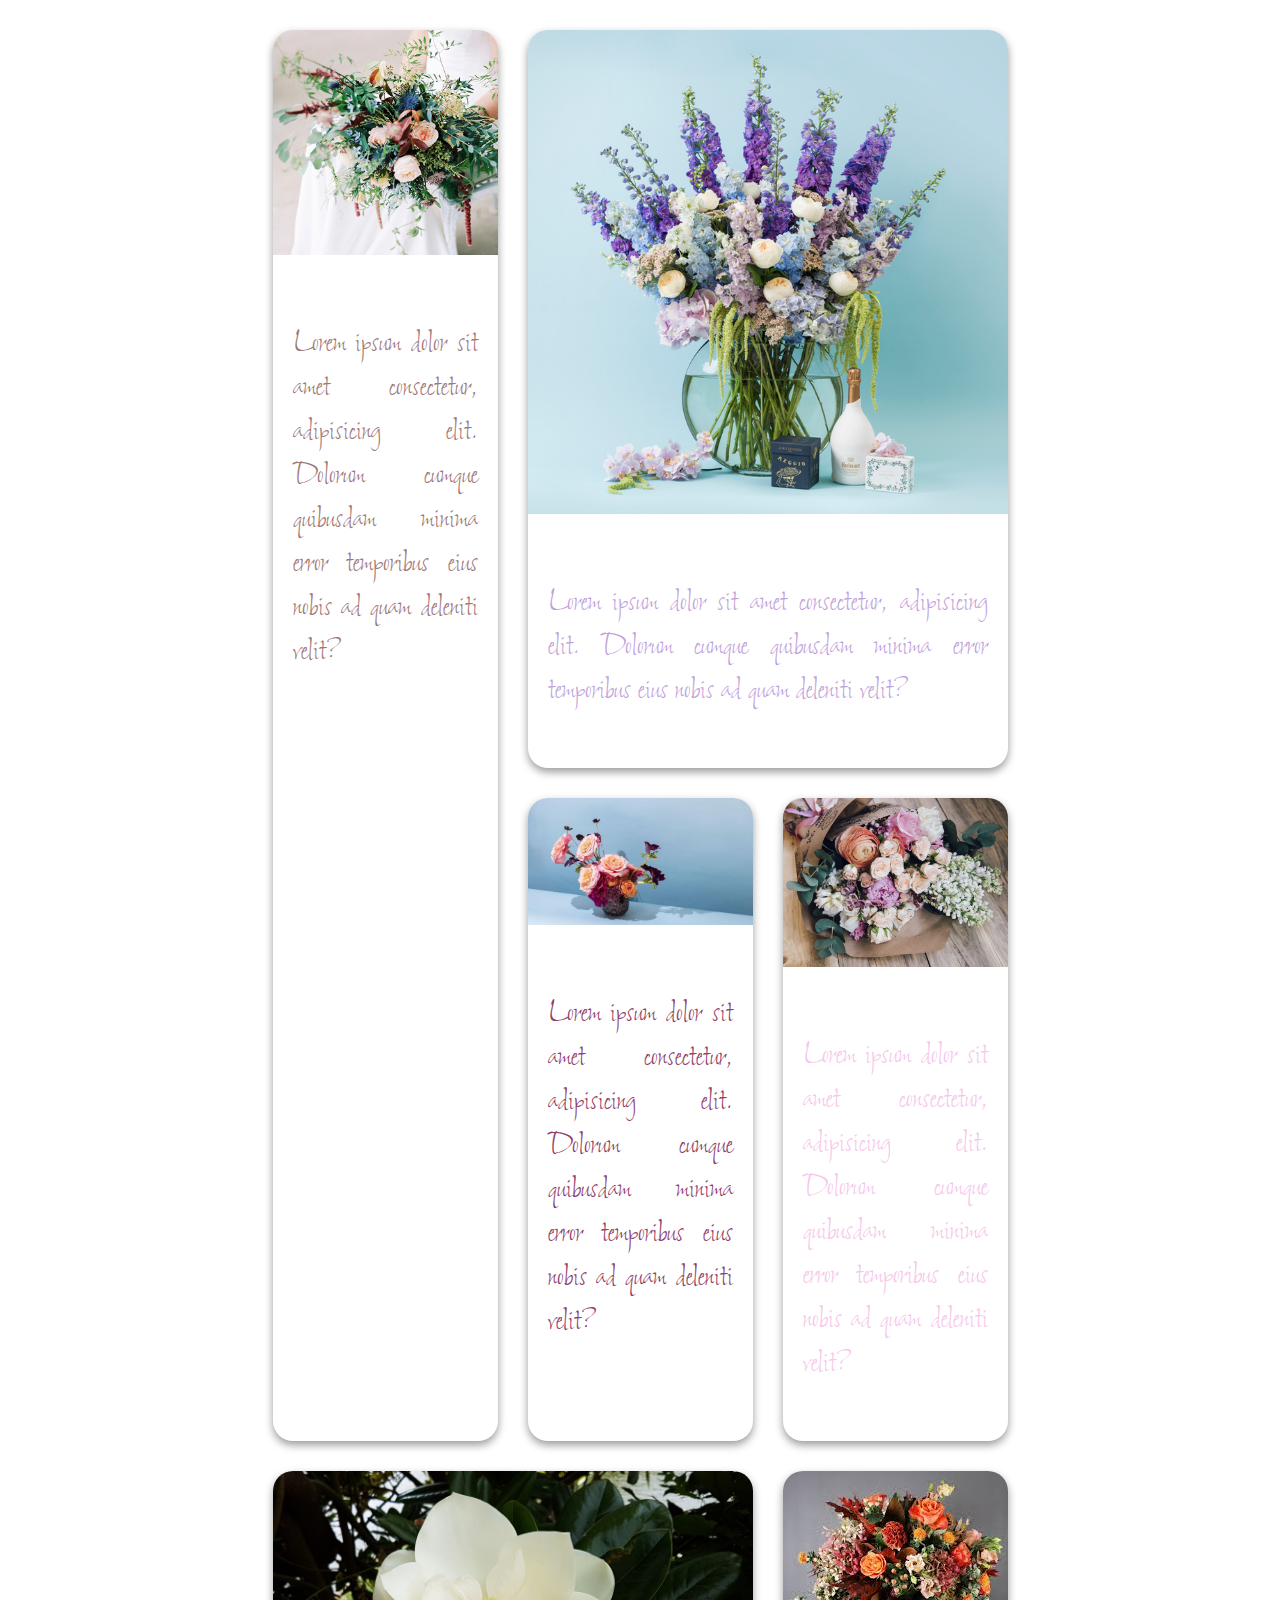
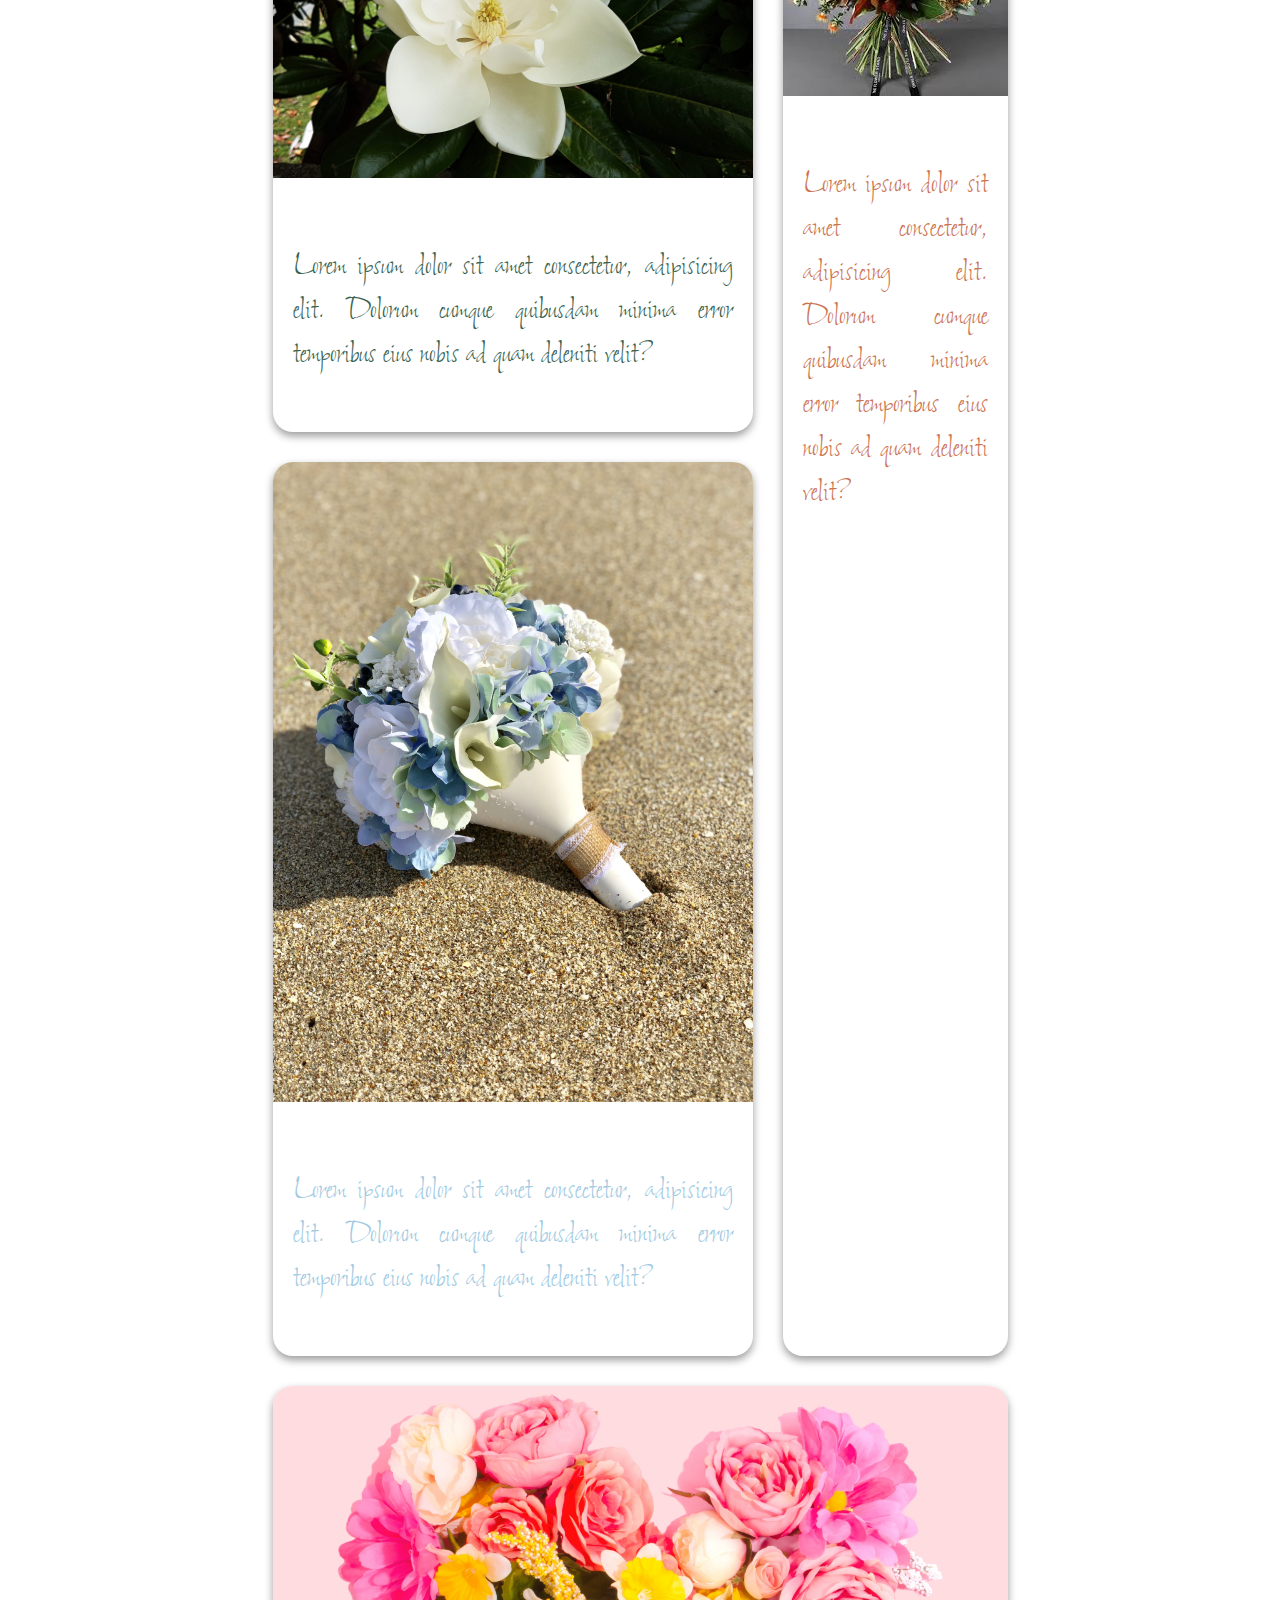
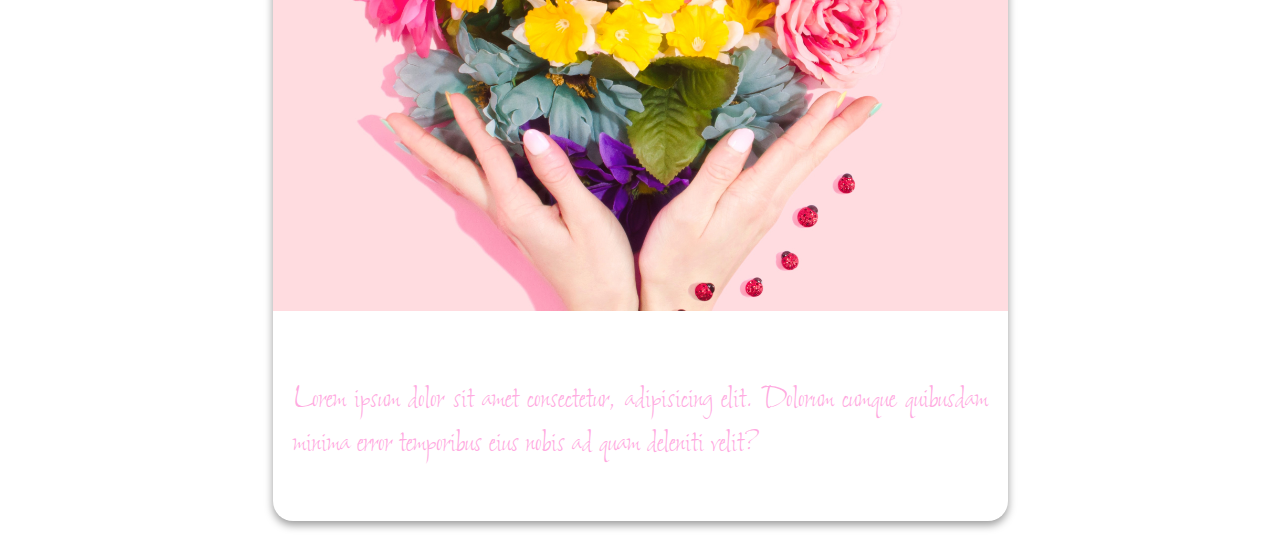
<file: index.html>
<!DOCTYPE html>
<html lang="en">

<head>
    <meta charset="UTF-8">
    <meta http-equiv="X-UA-Compatible" content="IE=edge">
    <meta name="viewport" content="width=device-width, initial-scale=1.0">
    <title>Homework</title>
    <link rel="stylesheet" href="style.css">
    <link rel="preconnect" href="https://fonts.googleapis.com">
    <link rel="preconnect" href="https://fonts.gstatic.com" crossorigin>
    <link href="https://fonts.googleapis.com/css2?family=Shalimar&display=swap" rel="stylesheet">
</head>

<body>
    <div class="container">
        <div class="grid-box grid-box-1">
            <img src="./images/flw1.jpg" alt="" class="img-flw">
            <p class="description" id="description-1">
                Lorem ipsum dolor sit amet consectetur, adipisicing elit. Dolorum cumque quibusdam minima error
                temporibus eius nobis ad quam deleniti velit?
            </p>
        </div>
        <div class="grid-box grid-box-2">
            <img src="./images/flw2.jpeg" alt="" class="img-flw">
            <p class="description" id="description-2">
                Lorem ipsum dolor sit amet consectetur, adipisicing elit. Dolorum cumque quibusdam minima error
                temporibus eius nobis ad quam deleniti velit?
            </p>
        </div>
        <div class="grid-box grid-box-3">
            <img src="./images/flw3.jpeg" alt="" class="img-flw">
            <p class="description" id="description-3">
                Lorem ipsum dolor sit amet consectetur, adipisicing elit. Dolorum cumque quibusdam minima error
                temporibus eius nobis ad quam deleniti velit?
            </p>
        </div>
        <div class="grid-box grid-box-4">
            <img src="./images/flw4.jpeg" alt="" class="img-flw">
            <p class="description" id="description-4">
                Lorem ipsum dolor sit amet consectetur, adipisicing elit. Dolorum cumque quibusdam minima error
                temporibus eius nobis ad quam deleniti velit?
            </p>
        </div>
        <div class="grid-box grid-box-5">
            <img src="./images/flw5.jpeg" alt="" class="img-flw">
            <p class="description" id="description-5">
                Lorem ipsum dolor sit amet consectetur, adipisicing elit. Dolorum cumque quibusdam minima error
                temporibus eius nobis ad quam deleniti velit?
            </p>
        </div>
        <div class="grid-box grid-box-6">
            <img src="./images/flw6.jpeg" alt="" class="img-flw">
            <p class="description" id="description-6">
                Lorem ipsum dolor sit amet consectetur, adipisicing elit. Dolorum cumque quibusdam minima error
                temporibus eius nobis ad quam deleniti velit?
            </p>
        </div>
        <div class="grid-box grid-box-7">
            <img src="./images/flw7.jpeg" alt="" class="img-flw">
            <p class="description" id="description-7">
                Lorem ipsum dolor sit amet consectetur, adipisicing elit. Dolorum cumque quibusdam minima error
                temporibus eius nobis ad quam deleniti velit?
            </p>
        </div>
        <div class="grid-box grid-box-8">
            <img src="./images/flw8.jpeg" alt="" class="img-flw">
            <p class="description" id="description-8">
                Lorem ipsum dolor sit amet consectetur, adipisicing elit. Dolorum cumque quibusdam minima error
                temporibus eius nobis ad quam deleniti velit?
            </p>
        </div>
    </div>
</body>

</html>
</file>
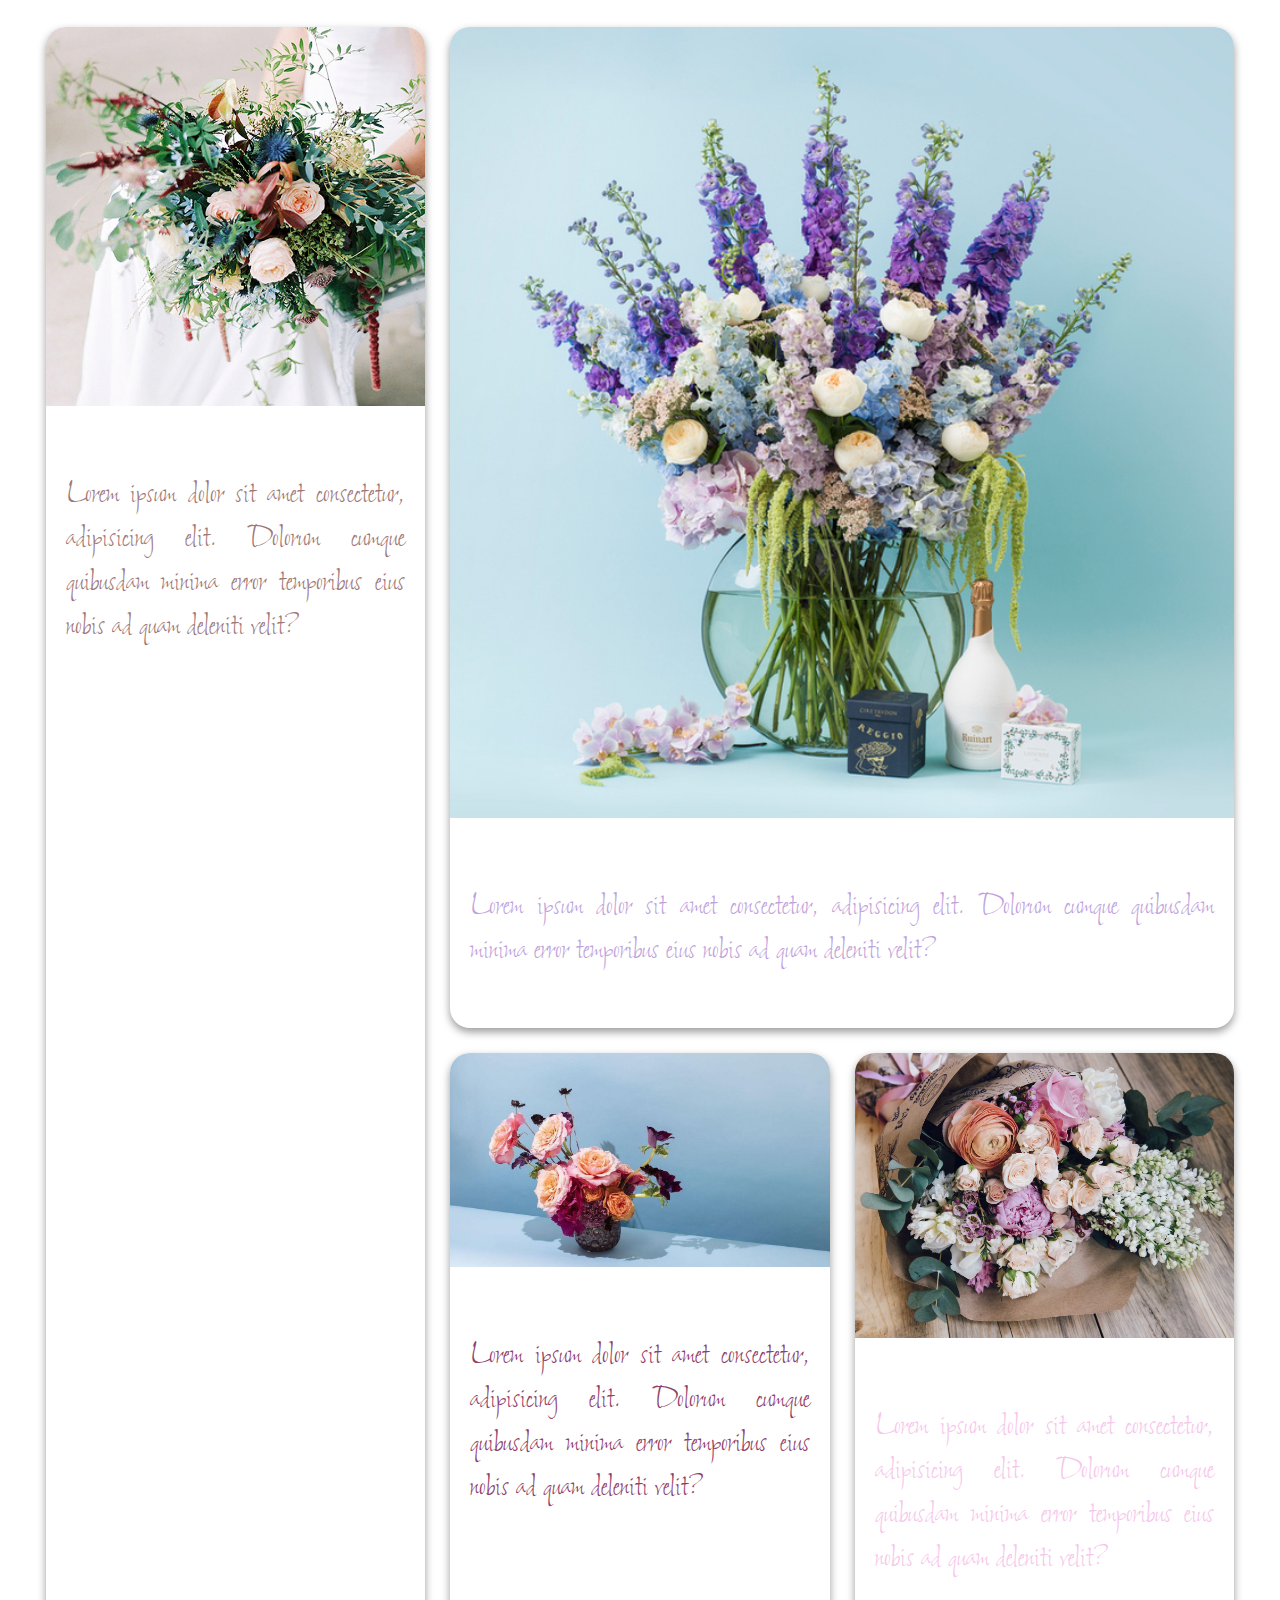
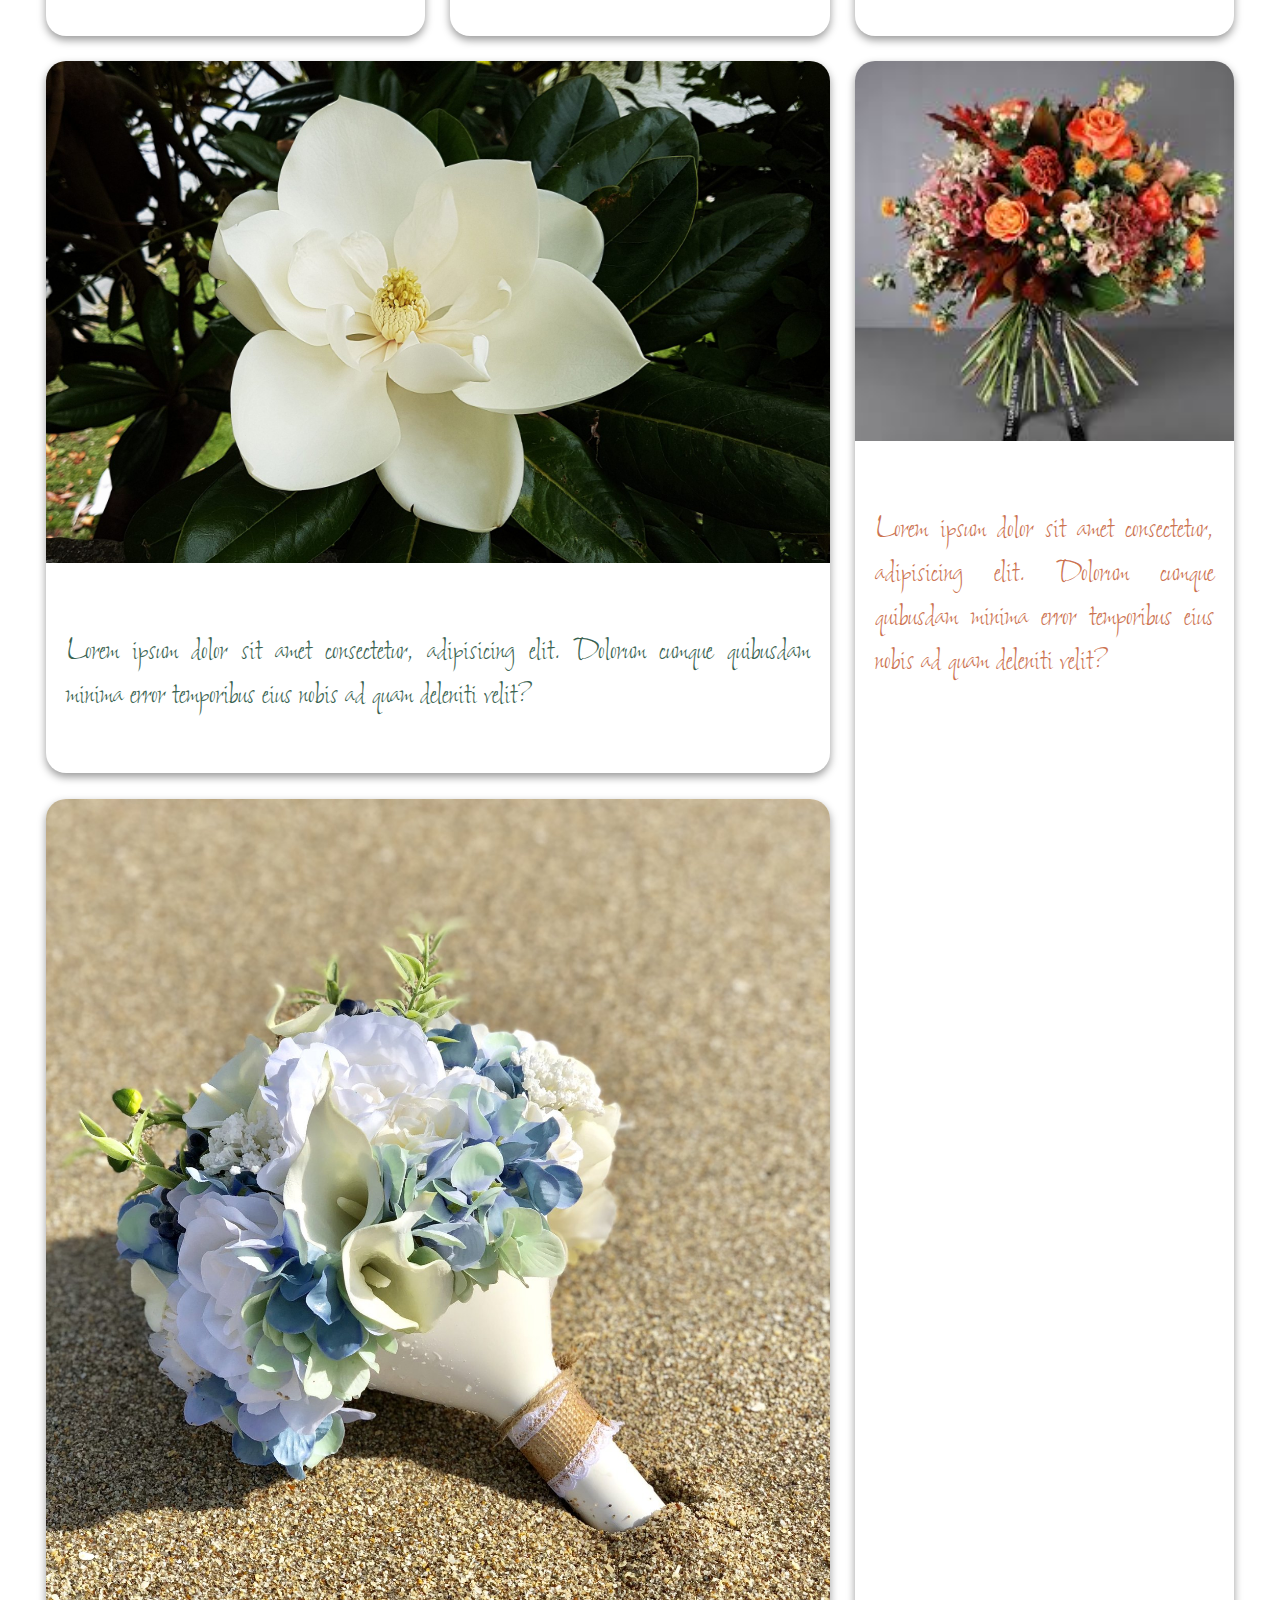
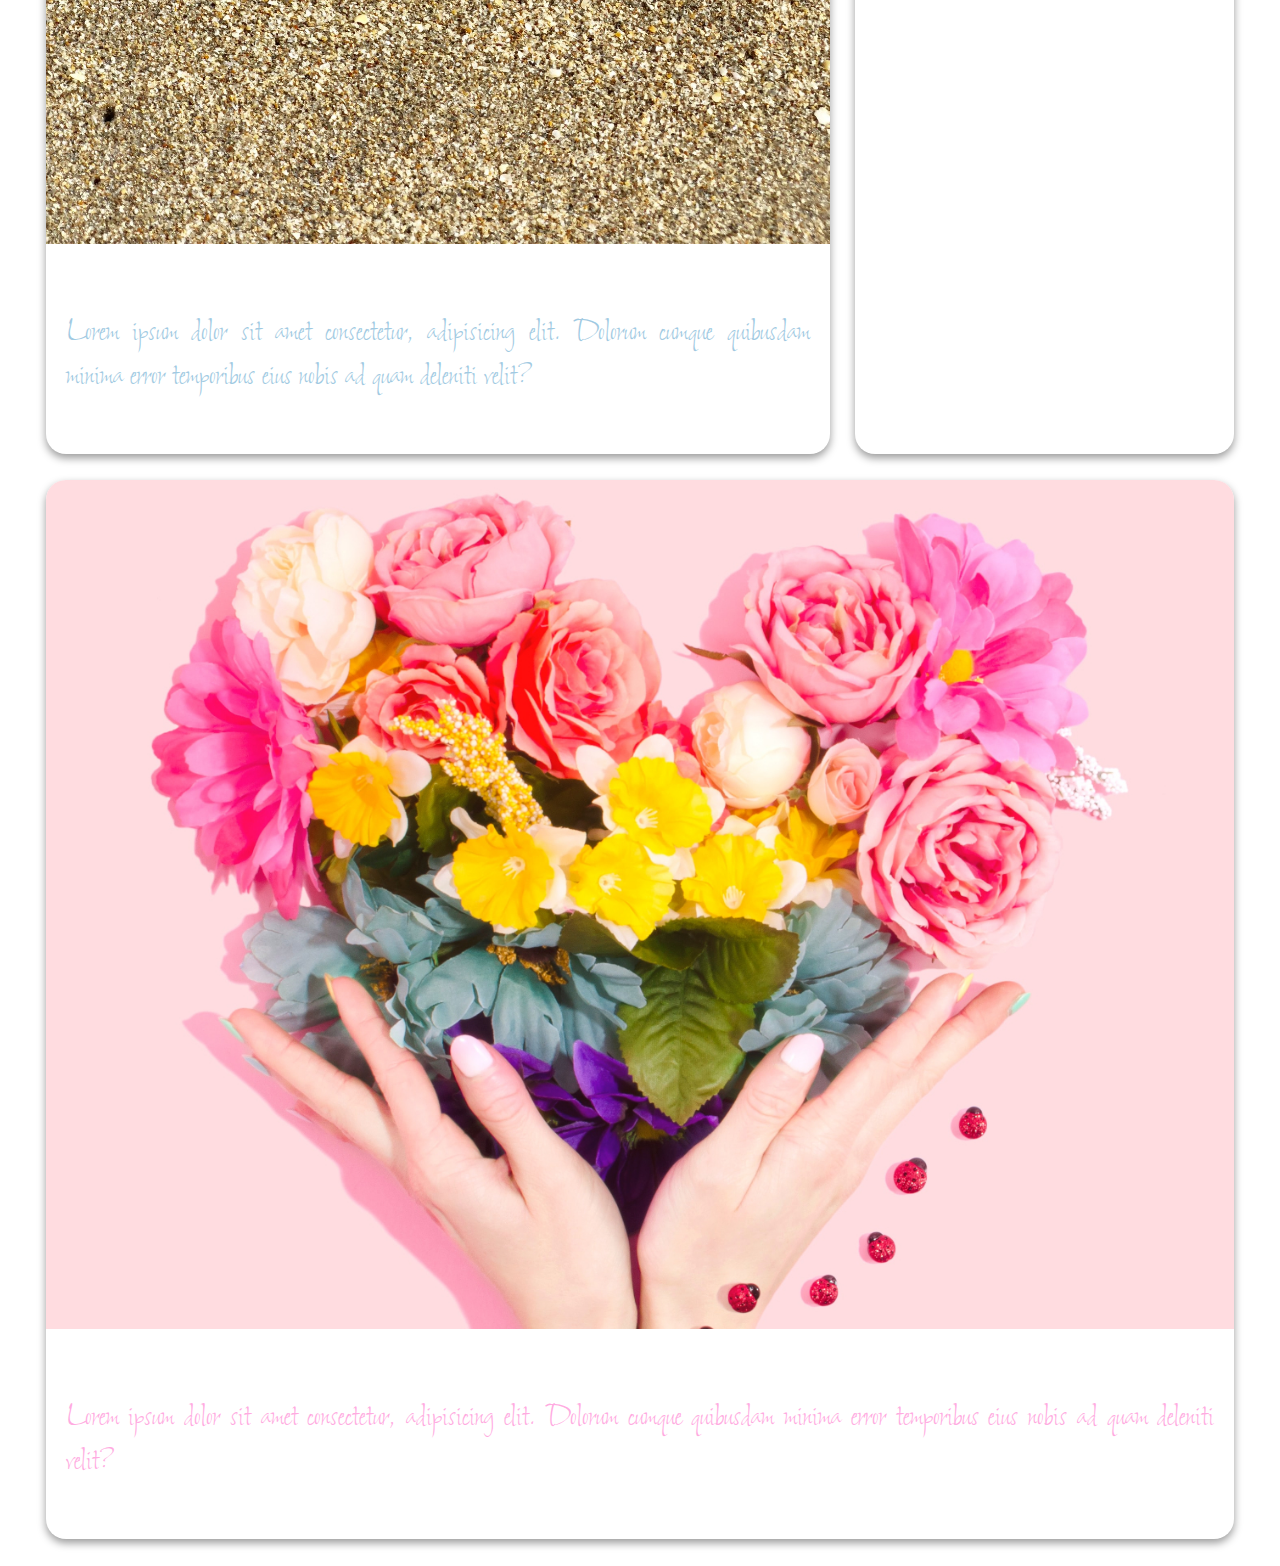
<file: index2.html>
<!DOCTYPE html>
<html lang="en">

<head>
    <meta charset="UTF-8">
    <meta http-equiv="X-UA-Compatible" content="IE=edge">
    <meta name="viewport" content="width=device-width, initial-scale=1.0">
    <title>Homework</title>
    <link rel="stylesheet" href="style2.css">
    <link rel="preconnect" href="https://fonts.googleapis.com">
    <link rel="preconnect" href="https://fonts.gstatic.com" crossorigin>
    <link href="https://fonts.googleapis.com/css2?family=Shalimar&display=swap" rel="stylesheet">
</head>

<body>
    <div class="container">
        <div class="grid-box grid-box-1">
            <img src="./images/flw1.jpg" alt="" class="img-flw">
            <p class="description" id="description-1">
                Lorem ipsum dolor sit amet consectetur, adipisicing elit. Dolorum cumque quibusdam minima error
                temporibus eius nobis ad quam deleniti velit?
            </p>
        </div>
        <div class="grid-box grid-box-2">
            <img src="./images/flw2.jpeg" alt="" class="img-flw">
            <p class="description" id="description-2">
                Lorem ipsum dolor sit amet consectetur, adipisicing elit. Dolorum cumque quibusdam minima error
                temporibus eius nobis ad quam deleniti velit?
            </p>
        </div>
        <div class="grid-box grid-box-3">
            <img src="./images/flw3.jpeg" alt="" class="img-flw">
            <p class="description" id="description-3">
                Lorem ipsum dolor sit amet consectetur, adipisicing elit. Dolorum cumque quibusdam minima error
                temporibus eius nobis ad quam deleniti velit?
            </p>
        </div>
        <div class="grid-box grid-box-4">
            <img src="./images/flw4.jpeg" alt="" class="img-flw">
            <p class="description" id="description-4">
                Lorem ipsum dolor sit amet consectetur, adipisicing elit. Dolorum cumque quibusdam minima error
                temporibus eius nobis ad quam deleniti velit?
            </p>
        </div>
        <div class="grid-box grid-box-5">
            <img src="./images/flw5.jpeg" alt="" class="img-flw">
            <p class="description" id="description-5">
                Lorem ipsum dolor sit amet consectetur, adipisicing elit. Dolorum cumque quibusdam minima error
                temporibus eius nobis ad quam deleniti velit?
            </p>
        </div>
        <div class="grid-box grid-box-6">
            <img src="./images/flw6.jpeg" alt="" class="img-flw">
            <p class="description" id="description-6">
                Lorem ipsum dolor sit amet consectetur, adipisicing elit. Dolorum cumque quibusdam minima error
                temporibus eius nobis ad quam deleniti velit?
            </p>
        </div>
        <div class="grid-box grid-box-7">
            <img src="./images/flw7.jpeg" alt="" class="img-flw">
            <p class="description" id="description-7">
                Lorem ipsum dolor sit amet consectetur, adipisicing elit. Dolorum cumque quibusdam minima error
                temporibus eius nobis ad quam deleniti velit?
            </p>
        </div>
        <div class="grid-box grid-box-8">
            <img src="./images/flw8.jpeg" alt="" class="img-flw">
            <p class="description" id="description-8">
                Lorem ipsum dolor sit amet consectetur, adipisicing elit. Dolorum cumque quibusdam minima error
                temporibus eius nobis ad quam deleniti velit?
            </p>
        </div>
    </div>
</body>

</html>
</file>
<file: style.css>
*{
    font-family: 'Shalimar', cursive;
    font-size: 24px;
}

.grid-box{
    width: 100%;
    box-shadow: 0 4px 8px 0 rgba(0, 0, 0, 0.4);
    border-radius: 20px;
    transition: 0.3s;
}

.grid-box:hover{
    box-shadow:  0 8px 16px 0 rgba(0, 0, 0, 0.7);;
}


.img-flw{
    width: 100%;
    border-top-left-radius: 20px;
    border-top-right-radius: 20px;
}

.description {
    padding: 20px;
    text-align: justify;
    font-size: 1.5rem;
}

.container{
margin: 30px auto;
display: grid;
grid-template-columns: repeat(3, 25vh); 
grid-gap: 30px;
justify-content: center;
}


.grid-box-1{
    grid-row: 1 / 3;
}

.grid-box-2{
    grid-column: 2 / span 2;
}
.grid-box-5{
    grid-column: 1 / span 2;
}
.grid-box-6{
    grid-area: 3 / 3 / 5 / span 1;
}

.grid-box-7{
    grid-area: 4 / 1 / span 1 / span 2;
}

.grid-box-8{
    grid-column: span 3;
}

#description-1{
    color: #9E7777
}

#description-2{
    color: #BFA2DB;
}
#description-3{
    color: #8F4068
}

#description-4{
    color: #F6C6EA
}

#description-5{
    color: #3A6351
}

#description-6{
    color: #CC7351
}

#description-7{
    color: #A1CAE2
}

#description-8{
    color: #FFABE1
}
</file>
<file: style2.css>
*{
    font-family: 'Shalimar', cursive;
    font-size: 24px;
}

.grid-box{
    width: 100%;
    box-shadow: 0 4px 8px 0 rgba(0, 0, 0, 0.4);
    border-radius: 20px;
    transition: 0.3s;
}

.grid-box:hover{
    box-shadow:  0 8px 16px 0 rgba(0, 0, 0, 0.7);;
}


.img-flw{
    width: 100%;
    border-top-left-radius: 20px;
    border-top-right-radius: 20px;
}

.description {
    padding: 20px;
    text-align: justify;
    font-size: 1.5rem;
}

.container{
margin: 3vh auto;
display: grid;
grid-template-columns: repeat(3, 30%); 
grid-gap: 2vw;
justify-content: center;
}


.grid-box-1{
    grid-row: 1 / 3;
}

.grid-box-2{
    grid-column: 2 / 4;
}
.grid-box-5{
    grid-column: 1 / 3;
}
.grid-box-6{
    grid-area: 3 / 3 / 5 / span 1;
}

.grid-box-7{
    grid-area: 4 / 1 / span 1 / span 2;
}

.grid-box-8{
    grid-column: span 3;
}

#description-1{
    color: #9E7777
}

#description-2{
    color: #BFA2DB;
}
#description-3{
    color: #8F4068
}

#description-4{
    color: #F6C6EA
}

#description-5{
    color: #3A6351
}

#description-6{
    color: #CC7351
}

#description-7{
    color: #A1CAE2
}

#description-8{
    color: #FFABE1
}
</file>
